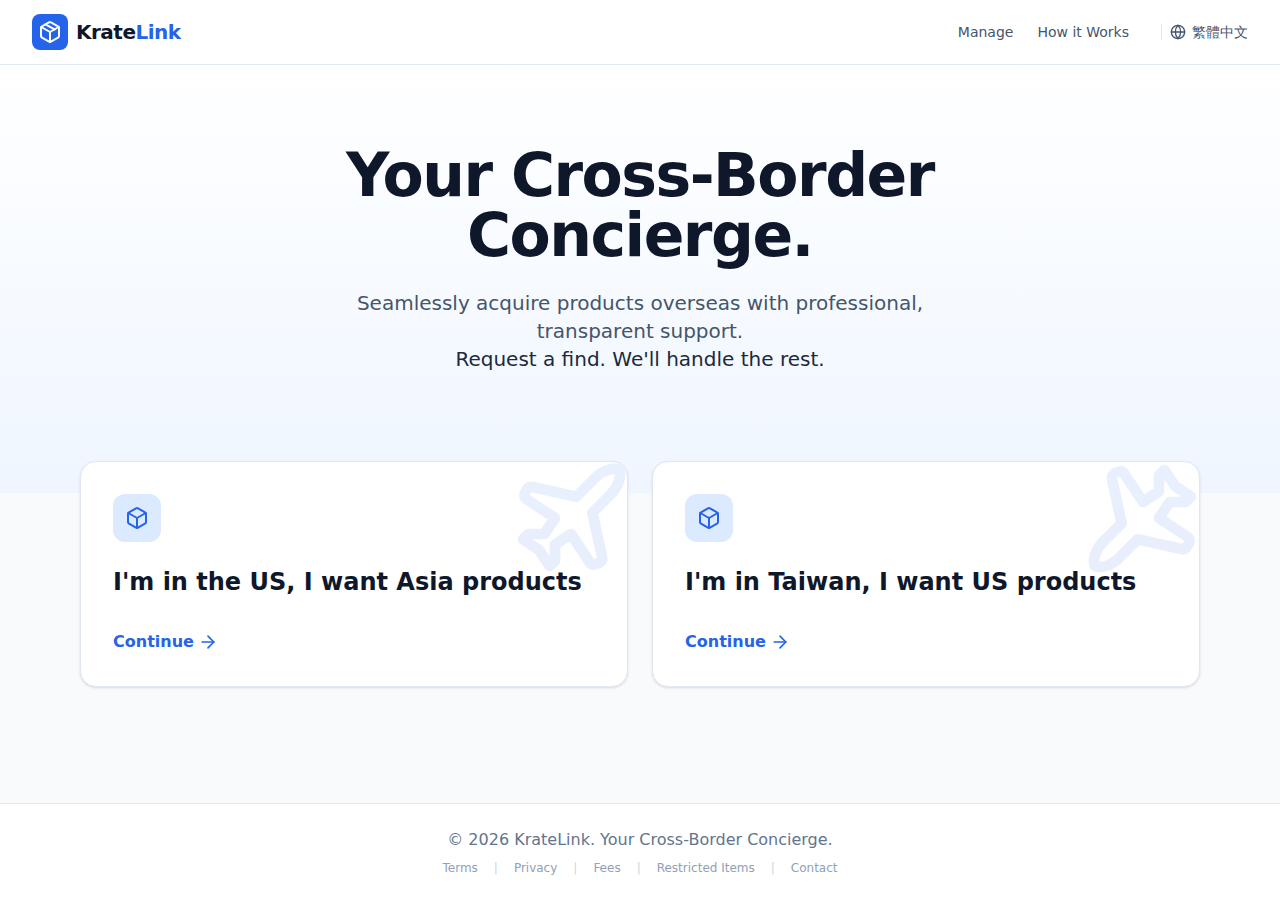
<file: index.html>
<!doctype html>
<html lang="en">

<head>
  <meta charset="UTF-8" />
  <link rel="icon" type="image/svg+xml" href="/vite.svg" />
  <meta name="viewport" content="width=device-width, initial-scale=1.0" />
  <title>KrateLink | Your Cross-Border Concierge</title>
  <!-- Start Single Page Apps for GitHub Pages -->
  <script type="text/javascript">
    (function (l) {
      if (l.search[1] === '/') {
        var decoded = l.search.slice(1).split('&').map(function (s) {
          return s.replace(/~and~/g, '&')
        }).join('?');
        window.history.replaceState(null, null,
          l.pathname.slice(0, -1) + decoded + l.hash
        );
      }
    }(window.location))
  </script>
  <!-- End Single Page Apps for GitHub Pages -->
  <script type="module" crossorigin src="/assets/index-CIsVEzmu.js"></script>
  <link rel="stylesheet" crossorigin href="/assets/index-B7UKVEPT.css">
</head>

<body>
  <div id="root"></div>
</body>

</html>
</file>
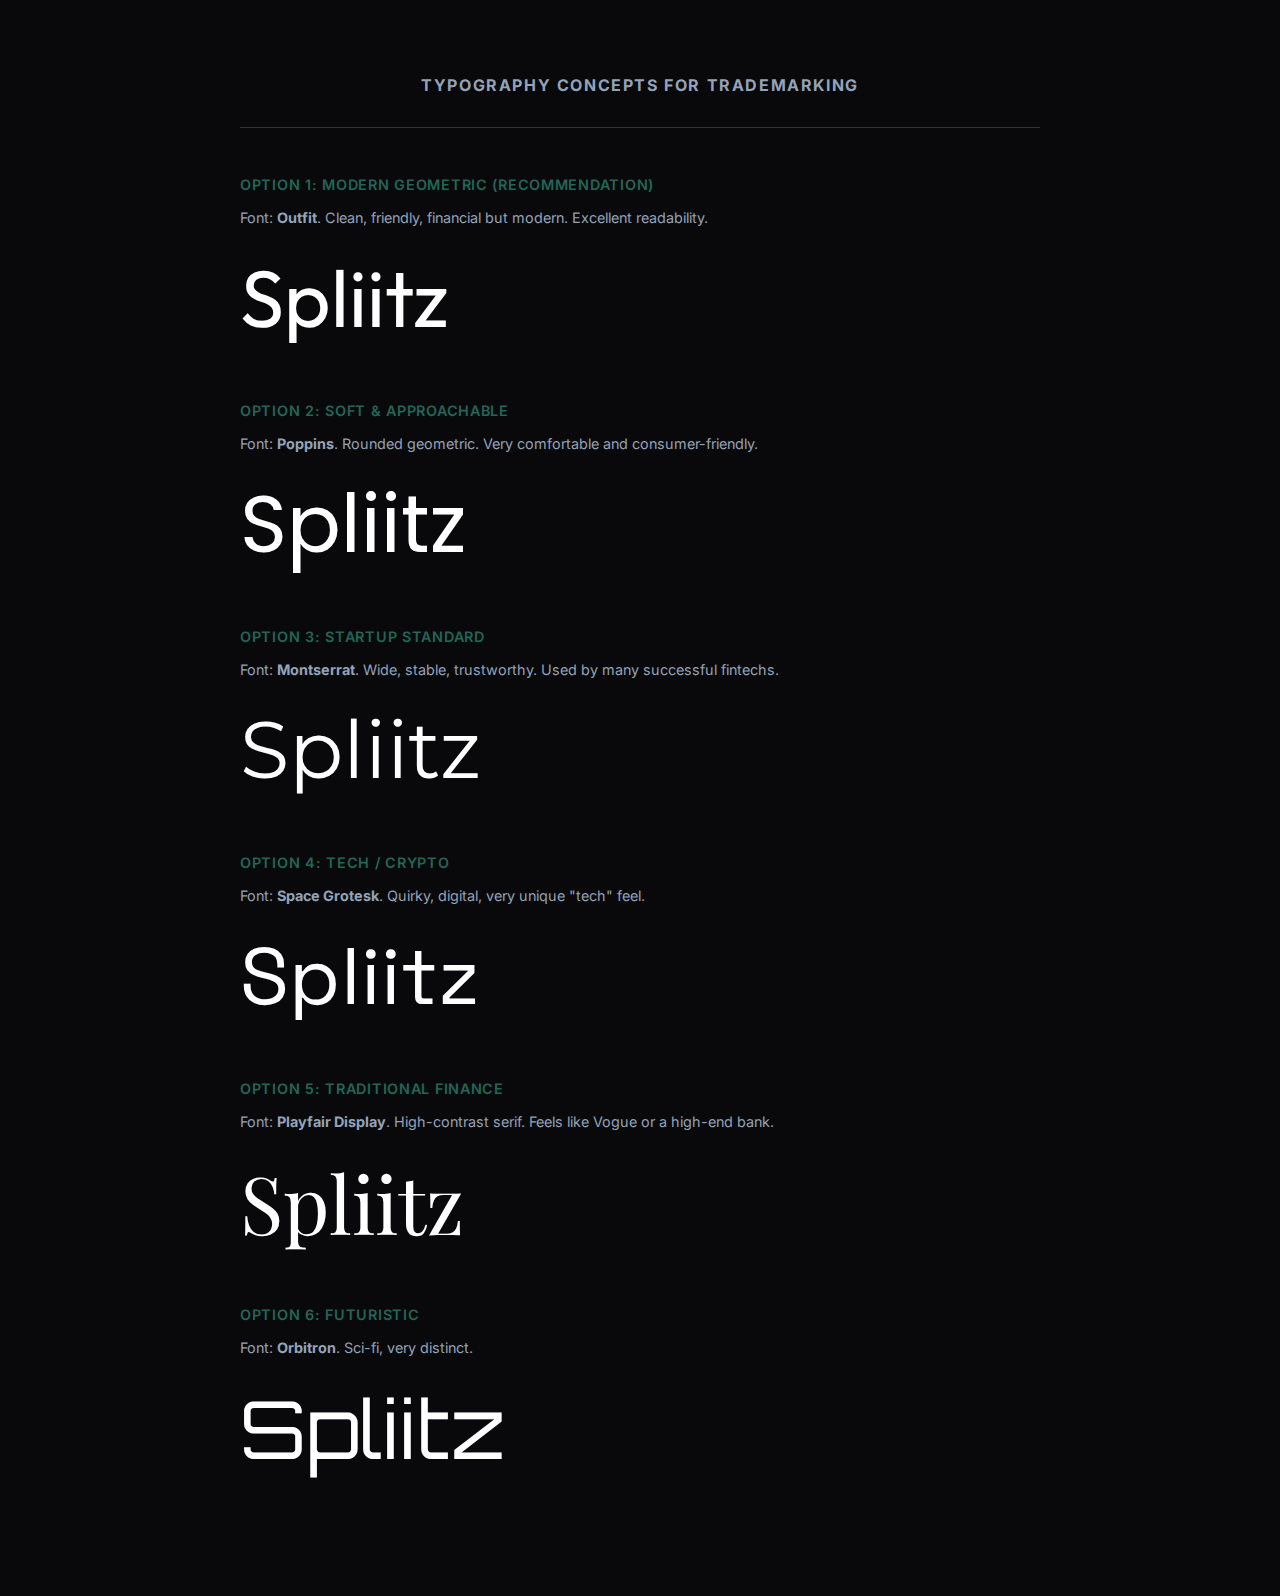
<file: font_concepts.html>
<!DOCTYPE html>
<html lang="en">

<head>
    <meta charset="UTF-8">
    <meta name="viewport" content="width=device-width, initial-scale=1.0">
    <title>Spliitz Typography Concepts</title>
    <!-- Google Fonts Imports -->
    <link rel="preconnect" href="https://fonts.googleapis.com">
    <link rel="preconnect" href="https://fonts.gstatic.com" crossorigin>
    <link
        href="https://fonts.googleapis.com/css2?family=Cinzel:wght@600&family=Inter:wght@400;600&family=Montserrat:wght@600;700&family=Orbitron:wght@600&family=Outfit:wght@600;700&family=Playfair+Display:wght@600&family=Poppins:wght@600;700&family=Space+Grotesk:wght@600&display=swap"
        rel="stylesheet">

    <style>
        :root {
            --bg-color: #09090B;
            --primary-color: #216656;
            --text-color: #ffffff;
            --text-muted: #94A3B8;
        }

        body {
            background-color: var(--bg-color);
            color: var(--text-color);
            font-family: 'Inter', sans-serif;
            margin: 0;
            padding: 4rem 2rem;
            min-height: 100vh;
            display: flex;
            flex-direction: column;
            align-items: center;
        }

        .container {
            max-width: 800px;
            width: 100%;
        }

        h1 {
            color: var(--text-muted);
            font-size: 1rem;
            letter-spacing: 0.1em;
            text-transform: uppercase;
            margin-bottom: 3rem;
            text-align: center;
            border-bottom: 1px solid #333;
            padding-bottom: 2rem;
        }

        .concept-row {
            margin-bottom: 4rem;
            display: grid;
            gap: 1rem;
        }

        .concept-label {
            color: var(--primary-color);
            font-size: 0.9rem;
            letter-spacing: 0.05em;
            text-transform: uppercase;
            font-weight: 600;
        }

        .concept-desc {
            color: var(--text-muted);
            font-size: 0.9rem;
            margin-bottom: 0.5rem;
        }

        .logo-preview {
            font-size: 5rem;
            line-height: 1;
            color: #ffffff;
            margin-top: 0.5rem;
        }

        /* Font Classes */
        .font-outfit {
            font-family: 'Outfit', sans-serif;
        }

        .font-poppins {
            font-family: 'Poppins', sans-serif;
        }

        .font-montserrat {
            font-family: 'Montserrat', sans-serif;
        }

        .font-space {
            font-family: 'Space Grotesk', sans-serif;
        }

        .font-cinzel {
            font-family: 'Cinzel', serif;
        }

        .font-playfair {
            font-family: 'Playfair Display', serif;
        }

        .font-orbitron {
            font-family: 'Orbitron', sans-serif;
        }
    </style>
</head>

<body>

    <div class="container">
        <h1>Typography Concepts for Trademarking</h1>

        <!-- CONCEPT 1 -->
        <div class="concept-row">
            <div class="concept-label">Option 1: Modern Geometric (Recommendation)</div>
            <div class="concept-desc">Font: <strong>Outfit</strong>. Clean, friendly, financial but modern. Excellent
                readability.</div>
            <div class="logo-preview font-outfit">Spliitz</div>
        </div>

        <!-- CONCEPT 2 -->
        <div class="concept-row">
            <div class="concept-label">Option 2: Soft & Approachable</div>
            <div class="concept-desc">Font: <strong>Poppins</strong>. Rounded geometric. Very comfortable and
                consumer-friendly.</div>
            <div class="logo-preview font-poppins">Spliitz</div>
        </div>

        <!-- CONCEPT 3 -->
        <div class="concept-row">
            <div class="concept-label">Option 3: Startup Standard</div>
            <div class="concept-desc">Font: <strong>Montserrat</strong>. Wide, stable, trustworthy. Used by many
                successful fintechs.</div>
            <div class="logo-preview font-montserrat">Spliitz</div>
        </div>

        <!-- CONCEPT 4 -->
        <div class="concept-row">
            <div class="concept-label">Option 4: Tech / Crypto</div>
            <div class="concept-desc">Font: <strong>Space Grotesk</strong>. Quirky, digital, very unique "tech" feel.
            </div>
            <div class="logo-preview font-space">Spliitz</div>
        </div>

        <!-- CONCEPT 5 -->
        <div class="concept-row">
            <div class="concept-label">Option 5: Traditional Finance</div>
            <div class="concept-desc">Font: <strong>Playfair Display</strong>. High-contrast serif. Feels like Vogue or
                a high-end bank.</div>
            <div class="logo-preview font-playfair">Spliitz</div>
        </div>

        <!-- CONCEPT 6 -->
        <div class="concept-row">
            <div class="concept-label">Option 6: Futuristic</div>
            <div class="concept-desc">Font: <strong>Orbitron</strong>. Sci-fi, very distinct.</div>
            <div class="logo-preview font-orbitron">Spliitz</div>
        </div>

    </div>

</body>

</html>
</file>
<file: assets/index-B7UKVEPT.css>
@layer properties{@supports (((-webkit-hyphens:none)) and (not (margin-trim:inline))) or ((-moz-orient:inline) and (not (color:rgb(from red r g b)))){*,:before,:after,::backdrop{--tw-translate-x:0;--tw-translate-y:0;--tw-translate-z:0;--tw-rotate-x:initial;--tw-rotate-y:initial;--tw-rotate-z:initial;--tw-skew-x:initial;--tw-skew-y:initial;--tw-space-y-reverse:0;--tw-space-x-reverse:0;--tw-divide-y-reverse:0;--tw-border-style:solid;--tw-gradient-position:initial;--tw-gradient-from:#0000;--tw-gradient-via:#0000;--tw-gradient-to:#0000;--tw-gradient-stops:initial;--tw-gradient-via-stops:initial;--tw-gradient-from-position:0%;--tw-gradient-via-position:50%;--tw-gradient-to-position:100%;--tw-leading:initial;--tw-font-weight:initial;--tw-tracking:initial;--tw-shadow:0 0 #0000;--tw-shadow-color:initial;--tw-shadow-alpha:100%;--tw-inset-shadow:0 0 #0000;--tw-inset-shadow-color:initial;--tw-inset-shadow-alpha:100%;--tw-ring-color:initial;--tw-ring-shadow:0 0 #0000;--tw-inset-ring-color:initial;--tw-inset-ring-shadow:0 0 #0000;--tw-ring-inset:initial;--tw-ring-offset-width:0px;--tw-ring-offset-color:#fff;--tw-ring-offset-shadow:0 0 #0000;--tw-blur:initial;--tw-brightness:initial;--tw-contrast:initial;--tw-grayscale:initial;--tw-hue-rotate:initial;--tw-invert:initial;--tw-opacity:initial;--tw-saturate:initial;--tw-sepia:initial;--tw-drop-shadow:initial;--tw-drop-shadow-color:initial;--tw-drop-shadow-alpha:100%;--tw-drop-shadow-size:initial;--tw-duration:initial}}}@layer theme{:root,:host{--font-sans:ui-sans-serif, system-ui, sans-serif, "Apple Color Emoji", "Segoe UI Emoji", "Segoe UI Symbol", "Noto Color Emoji";--font-mono:ui-monospace, SFMono-Regular, Menlo, Monaco, Consolas, "Liberation Mono", "Courier New", monospace;--color-red-50:oklch(97.1% .013 17.38);--color-red-100:oklch(93.6% .032 17.717);--color-red-200:oklch(88.5% .062 18.334);--color-red-400:oklch(70.4% .191 22.216);--color-red-500:oklch(63.7% .237 25.331);--color-red-600:oklch(57.7% .245 27.325);--color-red-700:oklch(50.5% .213 27.518);--color-red-800:oklch(44.4% .177 26.899);--color-red-900:oklch(39.6% .141 25.723);--color-amber-50:oklch(98.7% .022 95.277);--color-amber-200:oklch(92.4% .12 95.746);--color-amber-800:oklch(47.3% .137 46.201);--color-amber-900:oklch(41.4% .112 45.904);--color-yellow-50:oklch(98.7% .026 102.212);--color-yellow-100:oklch(97.3% .071 103.193);--color-green-50:oklch(98.2% .018 155.826);--color-green-100:oklch(96.2% .044 156.743);--color-green-200:oklch(92.5% .084 155.995);--color-green-500:oklch(72.3% .219 149.579);--color-green-600:oklch(62.7% .194 149.214);--color-green-700:oklch(52.7% .154 150.069);--color-green-800:oklch(44.8% .119 151.328);--color-green-900:oklch(39.3% .095 152.535);--color-blue-50:oklch(97% .014 254.604);--color-blue-100:oklch(93.2% .032 255.585);--color-blue-200:oklch(88.2% .059 254.128);--color-blue-600:oklch(54.6% .245 262.881);--color-blue-700:oklch(48.8% .243 264.376);--color-blue-800:oklch(42.4% .199 265.638);--color-blue-900:oklch(37.9% .146 265.522);--color-slate-50:oklch(98.4% .003 247.858);--color-slate-100:oklch(96.8% .007 247.896);--color-slate-200:oklch(92.9% .013 255.508);--color-slate-300:oklch(86.9% .022 252.894);--color-slate-400:oklch(70.4% .04 256.788);--color-slate-500:oklch(55.4% .046 257.417);--color-slate-600:oklch(44.6% .043 257.281);--color-slate-700:oklch(37.2% .044 257.287);--color-slate-800:oklch(27.9% .041 260.031);--color-slate-900:oklch(20.8% .042 265.755);--color-white:#fff;--spacing:.25rem;--container-xs:20rem;--container-sm:24rem;--container-md:28rem;--container-lg:32rem;--container-xl:36rem;--container-2xl:42rem;--container-3xl:48rem;--container-4xl:56rem;--container-5xl:64rem;--container-6xl:72rem;--container-7xl:80rem;--text-xs:.75rem;--text-xs--line-height:calc(1 / .75);--text-sm:.875rem;--text-sm--line-height:calc(1.25 / .875);--text-base:1rem;--text-base--line-height: 1.5 ;--text-lg:1.125rem;--text-lg--line-height:calc(1.75 / 1.125);--text-xl:1.25rem;--text-xl--line-height:calc(1.75 / 1.25);--text-2xl:1.5rem;--text-2xl--line-height:calc(2 / 1.5);--text-3xl:1.875rem;--text-3xl--line-height: 1.2 ;--text-4xl:2.25rem;--text-4xl--line-height:calc(2.5 / 2.25);--text-5xl:3rem;--text-5xl--line-height:1;--text-6xl:3.75rem;--text-6xl--line-height:1;--font-weight-medium:500;--font-weight-semibold:600;--font-weight-bold:700;--font-weight-extrabold:800;--tracking-tight:-.025em;--tracking-wide:.025em;--tracking-wider:.05em;--tracking-widest:.1em;--leading-tight:1.25;--leading-snug:1.375;--leading-relaxed:1.625;--radius-md:.375rem;--radius-lg:.5rem;--radius-xl:.75rem;--radius-2xl:1rem;--animate-spin:spin 1s linear infinite;--animate-ping:ping 1s cubic-bezier(0, 0, .2, 1) infinite;--blur-3xl:64px;--default-transition-duration:.15s;--default-transition-timing-function:cubic-bezier(.4, 0, .2, 1);--default-font-family:var(--font-sans);--default-mono-font-family:var(--font-mono);--color-primary-50:#eff6ff;--color-primary-100:#dbeafe;--color-primary-500:#3b82f6;--color-primary-600:#2563eb;--color-primary-900:#1e3a8a}}@layer base{*,:after,:before,::backdrop{box-sizing:border-box;border:0 solid;margin:0;padding:0}::file-selector-button{box-sizing:border-box;border:0 solid;margin:0;padding:0}html,:host{-webkit-text-size-adjust:100%;tab-size:4;line-height:1.5;font-family:var(--default-font-family,ui-sans-serif, system-ui, sans-serif, "Apple Color Emoji", "Segoe UI Emoji", "Segoe UI Symbol", "Noto Color Emoji");font-feature-settings:var(--default-font-feature-settings,normal);font-variation-settings:var(--default-font-variation-settings,normal);-webkit-tap-highlight-color:transparent}hr{height:0;color:inherit;border-top-width:1px}abbr:where([title]){-webkit-text-decoration:underline dotted;text-decoration:underline dotted}h1,h2,h3,h4,h5,h6{font-size:inherit;font-weight:inherit}a{color:inherit;-webkit-text-decoration:inherit;text-decoration:inherit}b,strong{font-weight:bolder}code,kbd,samp,pre{font-family:var(--default-mono-font-family,ui-monospace, SFMono-Regular, Menlo, Monaco, Consolas, "Liberation Mono", "Courier New", monospace);font-feature-settings:var(--default-mono-font-feature-settings,normal);font-variation-settings:var(--default-mono-font-variation-settings,normal);font-size:1em}small{font-size:80%}sub,sup{vertical-align:baseline;font-size:75%;line-height:0;position:relative}sub{bottom:-.25em}sup{top:-.5em}table{text-indent:0;border-color:inherit;border-collapse:collapse}:-moz-focusring{outline:auto}progress{vertical-align:baseline}summary{display:list-item}ol,ul,menu{list-style:none}img,svg,video,canvas,audio,iframe,embed,object{vertical-align:middle;display:block}img,video{max-width:100%;height:auto}button,input,select,optgroup,textarea{font:inherit;font-feature-settings:inherit;font-variation-settings:inherit;letter-spacing:inherit;color:inherit;opacity:1;background-color:#0000;border-radius:0}::file-selector-button{font:inherit;font-feature-settings:inherit;font-variation-settings:inherit;letter-spacing:inherit;color:inherit;opacity:1;background-color:#0000;border-radius:0}:where(select:is([multiple],[size])) optgroup{font-weight:bolder}:where(select:is([multiple],[size])) optgroup option{padding-inline-start:20px}::file-selector-button{margin-inline-end:4px}::placeholder{opacity:1}@supports (not ((-webkit-appearance:-apple-pay-button))) or (contain-intrinsic-size:1px){::placeholder{color:currentColor}@supports (color:color-mix(in lab,red,red)){::placeholder{color:color-mix(in oklab,currentcolor 50%,transparent)}}}textarea{resize:vertical}::-webkit-search-decoration{-webkit-appearance:none}::-webkit-date-and-time-value{min-height:1lh;text-align:inherit}::-webkit-datetime-edit{display:inline-flex}::-webkit-datetime-edit-fields-wrapper{padding:0}::-webkit-datetime-edit{padding-block:0}::-webkit-datetime-edit-year-field{padding-block:0}::-webkit-datetime-edit-month-field{padding-block:0}::-webkit-datetime-edit-day-field{padding-block:0}::-webkit-datetime-edit-hour-field{padding-block:0}::-webkit-datetime-edit-minute-field{padding-block:0}::-webkit-datetime-edit-second-field{padding-block:0}::-webkit-datetime-edit-millisecond-field{padding-block:0}::-webkit-datetime-edit-meridiem-field{padding-block:0}::-webkit-calendar-picker-indicator{line-height:1}:-moz-ui-invalid{box-shadow:none}button,input:where([type=button],[type=reset],[type=submit]){appearance:button}::file-selector-button{appearance:button}::-webkit-inner-spin-button{height:auto}::-webkit-outer-spin-button{height:auto}[hidden]:where(:not([hidden=until-found])){display:none!important}body{background-color:var(--color-slate-50);font-family:var(--font-sans);color:var(--color-slate-900);-webkit-font-smoothing:antialiased;-moz-osx-font-smoothing:grayscale}}@layer components;@layer utilities{.visible{visibility:visible}.absolute{position:absolute}.relative{position:relative}.sticky{position:sticky}.inset-0{inset:calc(var(--spacing) * 0)}.end{inset-inline-end:var(--spacing)}.top-0{top:calc(var(--spacing) * 0)}.top-1\/2{top:50%}.top-\[44px\]{top:44px}.right-0{right:calc(var(--spacing) * 0)}.right-\[10\%\]{right:10%}.left-0{left:calc(var(--spacing) * 0)}.left-3{left:calc(var(--spacing) * 3)}.left-\[10\%\]{left:10%}.z-0{z-index:0}.z-10{z-index:10}.z-50{z-index:50}.col-span-2{grid-column:span 2/span 2}.m-0{margin:calc(var(--spacing) * 0)}.mx-2{margin-inline:calc(var(--spacing) * 2)}.mx-auto{margin-inline:auto}.my-2{margin-block:calc(var(--spacing) * 2)}.-mt-8{margin-top:calc(var(--spacing) * -8)}.-mt-32{margin-top:calc(var(--spacing) * -32)}.mt-0\.5{margin-top:calc(var(--spacing) * .5)}.mt-1{margin-top:calc(var(--spacing) * 1)}.mt-2{margin-top:calc(var(--spacing) * 2)}.mt-3{margin-top:calc(var(--spacing) * 3)}.mt-4{margin-top:calc(var(--spacing) * 4)}.mt-6{margin-top:calc(var(--spacing) * 6)}.mt-8{margin-top:calc(var(--spacing) * 8)}.mt-10{margin-top:calc(var(--spacing) * 10)}.mt-12{margin-top:calc(var(--spacing) * 12)}.mt-auto{margin-top:auto}.-mr-32{margin-right:calc(var(--spacing) * -32)}.-mb-px{margin-bottom:-1px}.mb-0\.5{margin-bottom:calc(var(--spacing) * .5)}.mb-1{margin-bottom:calc(var(--spacing) * 1)}.mb-1\.5{margin-bottom:calc(var(--spacing) * 1.5)}.mb-2{margin-bottom:calc(var(--spacing) * 2)}.mb-3{margin-bottom:calc(var(--spacing) * 3)}.mb-4{margin-bottom:calc(var(--spacing) * 4)}.mb-6{margin-bottom:calc(var(--spacing) * 6)}.mb-8{margin-bottom:calc(var(--spacing) * 8)}.mb-10{margin-bottom:calc(var(--spacing) * 10)}.mb-12{margin-bottom:calc(var(--spacing) * 12)}.mb-16{margin-bottom:calc(var(--spacing) * 16)}.-ml-32{margin-left:calc(var(--spacing) * -32)}.ml-1{margin-left:calc(var(--spacing) * 1)}.ml-2{margin-left:calc(var(--spacing) * 2)}.line-clamp-2{-webkit-line-clamp:2;-webkit-box-orient:vertical;display:-webkit-box;overflow:hidden}.block{display:block}.flex{display:flex}.grid{display:grid}.hidden{display:none}.inline-flex{display:inline-flex}.h-0\.5{height:calc(var(--spacing) * .5)}.h-2{height:calc(var(--spacing) * 2)}.h-3{height:calc(var(--spacing) * 3)}.h-3\.5{height:calc(var(--spacing) * 3.5)}.h-4{height:calc(var(--spacing) * 4)}.h-5{height:calc(var(--spacing) * 5)}.h-6{height:calc(var(--spacing) * 6)}.h-8{height:calc(var(--spacing) * 8)}.h-10{height:calc(var(--spacing) * 10)}.h-12{height:calc(var(--spacing) * 12)}.h-14{height:calc(var(--spacing) * 14)}.h-16{height:calc(var(--spacing) * 16)}.h-20{height:calc(var(--spacing) * 20)}.h-24{height:calc(var(--spacing) * 24)}.h-32{height:calc(var(--spacing) * 32)}.h-64{height:calc(var(--spacing) * 64)}.h-\[calc\(100vh-250px\)\]{height:calc(100vh - 250px)}.h-full{height:100%}.h-px{height:1px}.h-screen{height:100vh}.min-h-screen{min-height:100vh}.w-2{width:calc(var(--spacing) * 2)}.w-3{width:calc(var(--spacing) * 3)}.w-3\.5{width:calc(var(--spacing) * 3.5)}.w-4{width:calc(var(--spacing) * 4)}.w-5{width:calc(var(--spacing) * 5)}.w-6{width:calc(var(--spacing) * 6)}.w-8{width:calc(var(--spacing) * 8)}.w-10{width:calc(var(--spacing) * 10)}.w-12{width:calc(var(--spacing) * 12)}.w-14{width:calc(var(--spacing) * 14)}.w-16{width:calc(var(--spacing) * 16)}.w-20{width:calc(var(--spacing) * 20)}.w-24{width:calc(var(--spacing) * 24)}.w-32{width:calc(var(--spacing) * 32)}.w-64{width:calc(var(--spacing) * 64)}.w-80{width:calc(var(--spacing) * 80)}.w-fit{width:fit-content}.w-full{width:100%}.w-px{width:1px}.max-w-2xl{max-width:var(--container-2xl)}.max-w-3xl{max-width:var(--container-3xl)}.max-w-4xl{max-width:var(--container-4xl)}.max-w-5xl{max-width:var(--container-5xl)}.max-w-6xl{max-width:var(--container-6xl)}.max-w-7xl{max-width:var(--container-7xl)}.max-w-\[140px\]{max-width:140px}.max-w-lg{max-width:var(--container-lg)}.max-w-md{max-width:var(--container-md)}.max-w-none{max-width:none}.max-w-sm{max-width:var(--container-sm)}.max-w-xl{max-width:var(--container-xl)}.max-w-xs{max-width:var(--container-xs)}.min-w-0{min-width:calc(var(--spacing) * 0)}.flex-1{flex:1}.flex-shrink-0,.shrink-0{flex-shrink:0}.flex-grow{flex-grow:1}.translate-x-1\/4{--tw-translate-x: 25% ;translate:var(--tw-translate-x) var(--tw-translate-y)}.-translate-y-1\/2{--tw-translate-y: -50% ;translate:var(--tw-translate-x) var(--tw-translate-y)}.-translate-y-1\/4{--tw-translate-y: -25% ;translate:var(--tw-translate-x) var(--tw-translate-y)}.rotate-180{rotate:180deg}.transform{transform:var(--tw-rotate-x,) var(--tw-rotate-y,) var(--tw-rotate-z,) var(--tw-skew-x,) var(--tw-skew-y,)}.animate-ping{animation:var(--animate-ping)}.animate-spin{animation:var(--animate-spin)}.cursor-help{cursor:help}.cursor-pointer{cursor:pointer}.appearance-none{appearance:none}.grid-cols-2{grid-template-columns:repeat(2,minmax(0,1fr))}.grid-cols-3{grid-template-columns:repeat(3,minmax(0,1fr))}.flex-col{flex-direction:column}.flex-wrap{flex-wrap:wrap}.items-center{align-items:center}.items-start{align-items:flex-start}.justify-between{justify-content:space-between}.justify-center{justify-content:center}.justify-end{justify-content:flex-end}.gap-1{gap:calc(var(--spacing) * 1)}.gap-1\.5{gap:calc(var(--spacing) * 1.5)}.gap-2{gap:calc(var(--spacing) * 2)}.gap-3{gap:calc(var(--spacing) * 3)}.gap-4{gap:calc(var(--spacing) * 4)}.gap-5{gap:calc(var(--spacing) * 5)}.gap-6{gap:calc(var(--spacing) * 6)}.gap-8{gap:calc(var(--spacing) * 8)}:where(.space-y-1>:not(:last-child)){--tw-space-y-reverse:0;margin-block-start:calc(calc(var(--spacing) * 1) * var(--tw-space-y-reverse));margin-block-end:calc(calc(var(--spacing) * 1) * calc(1 - var(--tw-space-y-reverse)))}:where(.space-y-1\.5>:not(:last-child)){--tw-space-y-reverse:0;margin-block-start:calc(calc(var(--spacing) * 1.5) * var(--tw-space-y-reverse));margin-block-end:calc(calc(var(--spacing) * 1.5) * calc(1 - var(--tw-space-y-reverse)))}:where(.space-y-2>:not(:last-child)){--tw-space-y-reverse:0;margin-block-start:calc(calc(var(--spacing) * 2) * var(--tw-space-y-reverse));margin-block-end:calc(calc(var(--spacing) * 2) * calc(1 - var(--tw-space-y-reverse)))}:where(.space-y-3>:not(:last-child)){--tw-space-y-reverse:0;margin-block-start:calc(calc(var(--spacing) * 3) * var(--tw-space-y-reverse));margin-block-end:calc(calc(var(--spacing) * 3) * calc(1 - var(--tw-space-y-reverse)))}:where(.space-y-4>:not(:last-child)){--tw-space-y-reverse:0;margin-block-start:calc(calc(var(--spacing) * 4) * var(--tw-space-y-reverse));margin-block-end:calc(calc(var(--spacing) * 4) * calc(1 - var(--tw-space-y-reverse)))}:where(.space-y-5>:not(:last-child)){--tw-space-y-reverse:0;margin-block-start:calc(calc(var(--spacing) * 5) * var(--tw-space-y-reverse));margin-block-end:calc(calc(var(--spacing) * 5) * calc(1 - var(--tw-space-y-reverse)))}:where(.space-y-6>:not(:last-child)){--tw-space-y-reverse:0;margin-block-start:calc(calc(var(--spacing) * 6) * var(--tw-space-y-reverse));margin-block-end:calc(calc(var(--spacing) * 6) * calc(1 - var(--tw-space-y-reverse)))}.gap-x-8{column-gap:calc(var(--spacing) * 8)}:where(.space-x-6>:not(:last-child)){--tw-space-x-reverse:0;margin-inline-start:calc(calc(var(--spacing) * 6) * var(--tw-space-x-reverse));margin-inline-end:calc(calc(var(--spacing) * 6) * calc(1 - var(--tw-space-x-reverse)))}.gap-y-3{row-gap:calc(var(--spacing) * 3)}:where(.divide-y>:not(:last-child)){--tw-divide-y-reverse:0;border-bottom-style:var(--tw-border-style);border-top-style:var(--tw-border-style);border-top-width:calc(1px * var(--tw-divide-y-reverse));border-bottom-width:calc(1px * calc(1 - var(--tw-divide-y-reverse)))}:where(.divide-slate-100>:not(:last-child)){border-color:var(--color-slate-100)}.truncate{text-overflow:ellipsis;white-space:nowrap;overflow:hidden}.overflow-auto{overflow:auto}.overflow-hidden{overflow:hidden}.overflow-x-auto{overflow-x:auto}.overflow-y-auto{overflow-y:auto}.overflow-y-hidden{overflow-y:hidden}.rounded{border-radius:.25rem}.rounded-2xl{border-radius:var(--radius-2xl)}.rounded-full{border-radius:3.40282e38px}.rounded-lg{border-radius:var(--radius-lg)}.rounded-md{border-radius:var(--radius-md)}.rounded-xl{border-radius:var(--radius-xl)}.rounded-t-lg{border-top-left-radius:var(--radius-lg);border-top-right-radius:var(--radius-lg)}.border{border-style:var(--tw-border-style);border-width:1px}.border-2{border-style:var(--tw-border-style);border-width:2px}.border-4{border-style:var(--tw-border-style);border-width:4px}.border-y{border-block-style:var(--tw-border-style);border-block-width:1px}.border-t{border-top-style:var(--tw-border-style);border-top-width:1px}.border-r{border-right-style:var(--tw-border-style);border-right-width:1px}.border-b{border-bottom-style:var(--tw-border-style);border-bottom-width:1px}.border-b-2{border-bottom-style:var(--tw-border-style);border-bottom-width:2px}.border-dashed{--tw-border-style:dashed;border-style:dashed}.border-amber-200{border-color:var(--color-amber-200)}.border-blue-200{border-color:var(--color-blue-200)}.border-green-200{border-color:var(--color-green-200)}.border-primary-50{border-color:var(--color-primary-50)}.border-primary-100{border-color:var(--color-primary-100)}.border-primary-100\/50{border-color:#dbeafe80}@supports (color:color-mix(in lab,red,red)){.border-primary-100\/50{border-color:color-mix(in oklab,var(--color-primary-100) 50%,transparent)}}.border-primary-600{border-color:var(--color-primary-600)}.border-primary-900{border-color:var(--color-primary-900)}.border-red-100{border-color:var(--color-red-100)}.border-red-200{border-color:var(--color-red-200)}.border-slate-100{border-color:var(--color-slate-100)}.border-slate-200{border-color:var(--color-slate-200)}.border-slate-300{border-color:var(--color-slate-300)}.border-transparent{border-color:#0000}.border-white{border-color:var(--color-white)}.border-yellow-100{border-color:var(--color-yellow-100)}.bg-amber-50{background-color:var(--color-amber-50)}.bg-blue-50{background-color:var(--color-blue-50)}.bg-blue-100{background-color:var(--color-blue-100)}.bg-green-50{background-color:var(--color-green-50)}.bg-green-100{background-color:var(--color-green-100)}.bg-green-500{background-color:var(--color-green-500)}.bg-primary-50{background-color:var(--color-primary-50)}.bg-primary-100{background-color:var(--color-primary-100)}.bg-primary-600{background-color:var(--color-primary-600)}.bg-red-50{background-color:var(--color-red-50)}.bg-red-100{background-color:var(--color-red-100)}.bg-red-400{background-color:var(--color-red-400)}.bg-red-500{background-color:var(--color-red-500)}.bg-red-700{background-color:var(--color-red-700)}.bg-slate-50{background-color:var(--color-slate-50)}.bg-slate-50\/50{background-color:#f8fafc80}@supports (color:color-mix(in lab,red,red)){.bg-slate-50\/50{background-color:color-mix(in oklab,var(--color-slate-50) 50%,transparent)}}.bg-slate-100{background-color:var(--color-slate-100)}.bg-slate-200{background-color:var(--color-slate-200)}.bg-slate-600{background-color:var(--color-slate-600)}.bg-slate-900{background-color:var(--color-slate-900)}.bg-white{background-color:var(--color-white)}.bg-yellow-50{background-color:var(--color-yellow-50)}.bg-gradient-to-b{--tw-gradient-position:to bottom in oklab;background-image:linear-gradient(var(--tw-gradient-stops))}.from-white{--tw-gradient-from:var(--color-white);--tw-gradient-stops:var(--tw-gradient-via-stops,var(--tw-gradient-position), var(--tw-gradient-from) var(--tw-gradient-from-position), var(--tw-gradient-to) var(--tw-gradient-to-position))}.to-primary-50{--tw-gradient-to:var(--color-primary-50);--tw-gradient-stops:var(--tw-gradient-via-stops,var(--tw-gradient-position), var(--tw-gradient-from) var(--tw-gradient-from-position), var(--tw-gradient-to) var(--tw-gradient-to-position))}.to-primary-50\/30{--tw-gradient-to:#eff6ff4d}@supports (color:color-mix(in lab,red,red)){.to-primary-50\/30{--tw-gradient-to:color-mix(in oklab, var(--color-primary-50) 30%, transparent)}}.to-primary-50\/30{--tw-gradient-stops:var(--tw-gradient-via-stops,var(--tw-gradient-position), var(--tw-gradient-from) var(--tw-gradient-from-position), var(--tw-gradient-to) var(--tw-gradient-to-position))}.p-1{padding:calc(var(--spacing) * 1)}.p-1\.5{padding:calc(var(--spacing) * 1.5)}.p-2{padding:calc(var(--spacing) * 2)}.p-2\.5{padding:calc(var(--spacing) * 2.5)}.p-3{padding:calc(var(--spacing) * 3)}.p-4{padding:calc(var(--spacing) * 4)}.p-5{padding:calc(var(--spacing) * 5)}.p-6{padding:calc(var(--spacing) * 6)}.p-8{padding:calc(var(--spacing) * 8)}.p-12{padding:calc(var(--spacing) * 12)}.px-1\.5{padding-inline:calc(var(--spacing) * 1.5)}.px-2{padding-inline:calc(var(--spacing) * 2)}.px-3{padding-inline:calc(var(--spacing) * 3)}.px-4{padding-inline:calc(var(--spacing) * 4)}.px-5{padding-inline:calc(var(--spacing) * 5)}.px-6{padding-inline:calc(var(--spacing) * 6)}.px-8{padding-inline:calc(var(--spacing) * 8)}.py-0\.5{padding-block:calc(var(--spacing) * .5)}.py-1{padding-block:calc(var(--spacing) * 1)}.py-1\.5{padding-block:calc(var(--spacing) * 1.5)}.py-2{padding-block:calc(var(--spacing) * 2)}.py-2\.5{padding-block:calc(var(--spacing) * 2.5)}.py-3{padding-block:calc(var(--spacing) * 3)}.py-3\.5{padding-block:calc(var(--spacing) * 3.5)}.py-4{padding-block:calc(var(--spacing) * 4)}.py-5{padding-block:calc(var(--spacing) * 5)}.py-6{padding-block:calc(var(--spacing) * 6)}.py-8{padding-block:calc(var(--spacing) * 8)}.py-12{padding-block:calc(var(--spacing) * 12)}.py-16{padding-block:calc(var(--spacing) * 16)}.py-20{padding-block:calc(var(--spacing) * 20)}.pt-2{padding-top:calc(var(--spacing) * 2)}.pt-4{padding-top:calc(var(--spacing) * 4)}.pr-4{padding-right:calc(var(--spacing) * 4)}.pb-3{padding-bottom:calc(var(--spacing) * 3)}.pb-4{padding-bottom:calc(var(--spacing) * 4)}.pb-20{padding-bottom:calc(var(--spacing) * 20)}.pl-9{padding-left:calc(var(--spacing) * 9)}.text-center{text-align:center}.text-left{text-align:left}.text-right{text-align:right}.font-mono{font-family:var(--font-mono)}.text-2xl{font-size:var(--text-2xl);line-height:var(--tw-leading,var(--text-2xl--line-height))}.text-3xl{font-size:var(--text-3xl);line-height:var(--tw-leading,var(--text-3xl--line-height))}.text-4xl{font-size:var(--text-4xl);line-height:var(--tw-leading,var(--text-4xl--line-height))}.text-base{font-size:var(--text-base);line-height:var(--tw-leading,var(--text-base--line-height))}.text-lg{font-size:var(--text-lg);line-height:var(--tw-leading,var(--text-lg--line-height))}.text-sm{font-size:var(--text-sm);line-height:var(--tw-leading,var(--text-sm--line-height))}.text-xl{font-size:var(--text-xl);line-height:var(--tw-leading,var(--text-xl--line-height))}.text-xs{font-size:var(--text-xs);line-height:var(--tw-leading,var(--text-xs--line-height))}.text-\[10px\]{font-size:10px}.leading-relaxed{--tw-leading:var(--leading-relaxed);line-height:var(--leading-relaxed)}.leading-snug{--tw-leading:var(--leading-snug);line-height:var(--leading-snug)}.leading-tight{--tw-leading:var(--leading-tight);line-height:var(--leading-tight)}.font-bold{--tw-font-weight:var(--font-weight-bold);font-weight:var(--font-weight-bold)}.font-extrabold{--tw-font-weight:var(--font-weight-extrabold);font-weight:var(--font-weight-extrabold)}.font-medium{--tw-font-weight:var(--font-weight-medium);font-weight:var(--font-weight-medium)}.font-semibold{--tw-font-weight:var(--font-weight-semibold);font-weight:var(--font-weight-semibold)}.tracking-tight{--tw-tracking:var(--tracking-tight);letter-spacing:var(--tracking-tight)}.tracking-wide{--tw-tracking:var(--tracking-wide);letter-spacing:var(--tracking-wide)}.tracking-wider{--tw-tracking:var(--tracking-wider);letter-spacing:var(--tracking-wider)}.tracking-widest{--tw-tracking:var(--tracking-widest);letter-spacing:var(--tracking-widest)}.whitespace-pre-wrap{white-space:pre-wrap}.text-amber-800{color:var(--color-amber-800)}.text-amber-900{color:var(--color-amber-900)}.text-blue-600{color:var(--color-blue-600)}.text-blue-700{color:var(--color-blue-700)}.text-blue-800{color:var(--color-blue-800)}.text-blue-900{color:var(--color-blue-900)}.text-green-500{color:var(--color-green-500)}.text-green-700{color:var(--color-green-700)}.text-green-800{color:var(--color-green-800)}.text-green-900{color:var(--color-green-900)}.text-primary-600{color:var(--color-primary-600)}.text-red-400{color:var(--color-red-400)}.text-red-500{color:var(--color-red-500)}.text-red-600{color:var(--color-red-600)}.text-red-700{color:var(--color-red-700)}.text-red-800{color:var(--color-red-800)}.text-red-900{color:var(--color-red-900)}.text-slate-200{color:var(--color-slate-200)}.text-slate-300{color:var(--color-slate-300)}.text-slate-400{color:var(--color-slate-400)}.text-slate-500{color:var(--color-slate-500)}.text-slate-600{color:var(--color-slate-600)}.text-slate-700{color:var(--color-slate-700)}.text-slate-800{color:var(--color-slate-800)}.text-slate-900{color:var(--color-slate-900)}.text-white{color:var(--color-white)}.uppercase{text-transform:uppercase}.italic{font-style:italic}.line-through{text-decoration-line:line-through}.underline{text-decoration-line:underline}.accent-green-600{accent-color:var(--color-green-600)}.opacity-10{opacity:.1}.opacity-20{opacity:.2}.opacity-50{opacity:.5}.shadow-lg{--tw-shadow:0 10px 15px -3px var(--tw-shadow-color,#0000001a), 0 4px 6px -4px var(--tw-shadow-color,#0000001a);box-shadow:var(--tw-inset-shadow),var(--tw-inset-ring-shadow),var(--tw-ring-offset-shadow),var(--tw-ring-shadow),var(--tw-shadow)}.shadow-md{--tw-shadow:0 4px 6px -1px var(--tw-shadow-color,#0000001a), 0 2px 4px -2px var(--tw-shadow-color,#0000001a);box-shadow:var(--tw-inset-shadow),var(--tw-inset-ring-shadow),var(--tw-ring-offset-shadow),var(--tw-ring-shadow),var(--tw-shadow)}.shadow-sm{--tw-shadow:0 1px 3px 0 var(--tw-shadow-color,#0000001a), 0 1px 2px -1px var(--tw-shadow-color,#0000001a);box-shadow:var(--tw-inset-shadow),var(--tw-inset-ring-shadow),var(--tw-ring-offset-shadow),var(--tw-ring-shadow),var(--tw-shadow)}.ring-1{--tw-ring-shadow:var(--tw-ring-inset,) 0 0 0 calc(1px + var(--tw-ring-offset-width)) var(--tw-ring-color,currentcolor);box-shadow:var(--tw-inset-shadow),var(--tw-inset-ring-shadow),var(--tw-ring-offset-shadow),var(--tw-ring-shadow),var(--tw-shadow)}.ring-4{--tw-ring-shadow:var(--tw-ring-inset,) 0 0 0 calc(4px + var(--tw-ring-offset-width)) var(--tw-ring-color,currentcolor);box-shadow:var(--tw-inset-shadow),var(--tw-inset-ring-shadow),var(--tw-ring-offset-shadow),var(--tw-ring-shadow),var(--tw-shadow)}.shadow-primary-900\/5{--tw-shadow-color:#1e3a8a0d}@supports (color:color-mix(in lab,red,red)){.shadow-primary-900\/5{--tw-shadow-color:color-mix(in oklab, color-mix(in oklab, var(--color-primary-900) 5%, transparent) var(--tw-shadow-alpha), transparent)}}.ring-primary-100{--tw-ring-color:var(--color-primary-100)}.blur-3xl{--tw-blur:blur(var(--blur-3xl));filter:var(--tw-blur,) var(--tw-brightness,) var(--tw-contrast,) var(--tw-grayscale,) var(--tw-hue-rotate,) var(--tw-invert,) var(--tw-saturate,) var(--tw-sepia,) var(--tw-drop-shadow,)}.transition-all{transition-property:all;transition-timing-function:var(--tw-ease,var(--default-transition-timing-function));transition-duration:var(--tw-duration,var(--default-transition-duration))}.transition-colors{transition-property:color,background-color,border-color,outline-color,text-decoration-color,fill,stroke,--tw-gradient-from,--tw-gradient-via,--tw-gradient-to;transition-timing-function:var(--tw-ease,var(--default-transition-timing-function));transition-duration:var(--tw-duration,var(--default-transition-duration))}.transition-opacity{transition-property:opacity;transition-timing-function:var(--tw-ease,var(--default-transition-timing-function));transition-duration:var(--tw-duration,var(--default-transition-duration))}.duration-300{--tw-duration:.3s;transition-duration:.3s}.duration-500{--tw-duration:.5s;transition-duration:.5s}.duration-700{--tw-duration:.7s;transition-duration:.7s}@media(hover:hover){.group-hover\:gap-2:is(:where(.group):hover *){gap:calc(var(--spacing) * 2)}.group-hover\:bg-primary-600:is(:where(.group):hover *){background-color:var(--color-primary-600)}.group-hover\:bg-slate-700:is(:where(.group):hover *){background-color:var(--color-slate-700)}.group-hover\:text-primary-500:is(:where(.group):hover *){color:var(--color-primary-500)}.group-hover\:text-white:is(:where(.group):hover *){color:var(--color-white)}.group-hover\:opacity-20:is(:where(.group):hover *){opacity:.2}.hover\:-translate-y-1:hover{--tw-translate-y:calc(var(--spacing) * -1);translate:var(--tw-translate-x) var(--tw-translate-y)}.hover\:border-slate-300:hover{border-color:var(--color-slate-300)}.hover\:bg-primary-50:hover{background-color:var(--color-primary-50)}.hover\:bg-red-50:hover{background-color:var(--color-red-50)}.hover\:bg-slate-50:hover{background-color:var(--color-slate-50)}.hover\:bg-slate-800:hover{background-color:var(--color-slate-800)}.hover\:text-primary-600:hover{color:var(--color-primary-600)}.hover\:text-red-500:hover{color:var(--color-red-500)}.hover\:text-slate-600:hover{color:var(--color-slate-600)}.hover\:text-slate-700:hover{color:var(--color-slate-700)}.hover\:text-slate-900:hover{color:var(--color-slate-900)}.hover\:underline:hover{text-decoration-line:underline}.hover\:shadow:hover{--tw-shadow:0 1px 3px 0 var(--tw-shadow-color,#0000001a), 0 1px 2px -1px var(--tw-shadow-color,#0000001a);box-shadow:var(--tw-inset-shadow),var(--tw-inset-ring-shadow),var(--tw-ring-offset-shadow),var(--tw-ring-shadow),var(--tw-shadow)}.hover\:shadow-md:hover{--tw-shadow:0 4px 6px -1px var(--tw-shadow-color,#0000001a), 0 2px 4px -2px var(--tw-shadow-color,#0000001a);box-shadow:var(--tw-inset-shadow),var(--tw-inset-ring-shadow),var(--tw-ring-offset-shadow),var(--tw-ring-shadow),var(--tw-shadow)}.hover\:shadow-primary-500\/25:hover{--tw-shadow-color:#3b82f640}@supports (color:color-mix(in lab,red,red)){.hover\:shadow-primary-500\/25:hover{--tw-shadow-color:color-mix(in oklab, color-mix(in oklab, var(--color-primary-500) 25%, transparent) var(--tw-shadow-alpha), transparent)}}.hover\:shadow-primary-500\/30:hover{--tw-shadow-color:#3b82f64d}@supports (color:color-mix(in lab,red,red)){.hover\:shadow-primary-500\/30:hover{--tw-shadow-color:color-mix(in oklab, color-mix(in oklab, var(--color-primary-500) 30%, transparent) var(--tw-shadow-alpha), transparent)}}}.focus\:border-primary-500:focus{border-color:var(--color-primary-500)}.focus\:ring-2:focus{--tw-ring-shadow:var(--tw-ring-inset,) 0 0 0 calc(2px + var(--tw-ring-offset-width)) var(--tw-ring-color,currentcolor);box-shadow:var(--tw-inset-shadow),var(--tw-inset-ring-shadow),var(--tw-ring-offset-shadow),var(--tw-ring-shadow),var(--tw-shadow)}.focus\:ring-primary-500:focus{--tw-ring-color:var(--color-primary-500)}.focus\:ring-slate-900:focus{--tw-ring-color:var(--color-slate-900)}.focus\:ring-offset-2:focus{--tw-ring-offset-width:2px;--tw-ring-offset-shadow:var(--tw-ring-inset,) 0 0 0 var(--tw-ring-offset-width) var(--tw-ring-offset-color)}.focus\:outline-none:focus{--tw-outline-style:none;outline-style:none}.disabled\:cursor-not-allowed:disabled{cursor:not-allowed}.disabled\:opacity-40:disabled{opacity:.4}.disabled\:opacity-50:disabled{opacity:.5}.disabled\:opacity-70:disabled{opacity:.7}@media(min-width:40rem){.sm\:mx-auto{margin-inline:auto}.sm\:inline{display:inline}.sm\:w-full{width:100%}.sm\:max-w-md{max-width:var(--container-md)}.sm\:rounded-2xl{border-radius:var(--radius-2xl)}.sm\:px-6{padding-inline:calc(var(--spacing) * 6)}.sm\:px-10{padding-inline:calc(var(--spacing) * 10)}.sm\:text-sm{font-size:var(--text-sm);line-height:var(--tw-leading,var(--text-sm--line-height))}}@media(min-width:48rem){.md\:block{display:block}.md\:flex{display:flex}.md\:hidden{display:none}.md\:w-1\/3{width:33.3333%}.md\:grid-cols-2{grid-template-columns:repeat(2,minmax(0,1fr))}.md\:grid-cols-3{grid-template-columns:repeat(3,minmax(0,1fr))}.md\:grid-cols-4{grid-template-columns:repeat(4,minmax(0,1fr))}.md\:flex-row{flex-direction:row}.md\:items-center{align-items:center}.md\:text-right{text-align:right}.md\:text-5xl{font-size:var(--text-5xl);line-height:var(--tw-leading,var(--text-5xl--line-height))}.md\:text-6xl{font-size:var(--text-6xl);line-height:var(--tw-leading,var(--text-6xl--line-height))}.md\:text-xl{font-size:var(--text-xl);line-height:var(--tw-leading,var(--text-xl--line-height))}}@media(min-width:64rem){.lg\:px-8{padding-inline:calc(var(--spacing) * 8)}}}@property --tw-translate-x{syntax:"*";inherits:false;initial-value:0}@property --tw-translate-y{syntax:"*";inherits:false;initial-value:0}@property --tw-translate-z{syntax:"*";inherits:false;initial-value:0}@property --tw-rotate-x{syntax:"*";inherits:false}@property --tw-rotate-y{syntax:"*";inherits:false}@property --tw-rotate-z{syntax:"*";inherits:false}@property --tw-skew-x{syntax:"*";inherits:false}@property --tw-skew-y{syntax:"*";inherits:false}@property --tw-space-y-reverse{syntax:"*";inherits:false;initial-value:0}@property --tw-space-x-reverse{syntax:"*";inherits:false;initial-value:0}@property --tw-divide-y-reverse{syntax:"*";inherits:false;initial-value:0}@property --tw-border-style{syntax:"*";inherits:false;initial-value:solid}@property --tw-gradient-position{syntax:"*";inherits:false}@property --tw-gradient-from{syntax:"<color>";inherits:false;initial-value:#0000}@property --tw-gradient-via{syntax:"<color>";inherits:false;initial-value:#0000}@property --tw-gradient-to{syntax:"<color>";inherits:false;initial-value:#0000}@property --tw-gradient-stops{syntax:"*";inherits:false}@property --tw-gradient-via-stops{syntax:"*";inherits:false}@property --tw-gradient-from-position{syntax:"<length-percentage>";inherits:false;initial-value:0%}@property --tw-gradient-via-position{syntax:"<length-percentage>";inherits:false;initial-value:50%}@property --tw-gradient-to-position{syntax:"<length-percentage>";inherits:false;initial-value:100%}@property --tw-leading{syntax:"*";inherits:false}@property --tw-font-weight{syntax:"*";inherits:false}@property --tw-tracking{syntax:"*";inherits:false}@property --tw-shadow{syntax:"*";inherits:false;initial-value:0 0 #0000}@property --tw-shadow-color{syntax:"*";inherits:false}@property --tw-shadow-alpha{syntax:"<percentage>";inherits:false;initial-value:100%}@property --tw-inset-shadow{syntax:"*";inherits:false;initial-value:0 0 #0000}@property --tw-inset-shadow-color{syntax:"*";inherits:false}@property --tw-inset-shadow-alpha{syntax:"<percentage>";inherits:false;initial-value:100%}@property --tw-ring-color{syntax:"*";inherits:false}@property --tw-ring-shadow{syntax:"*";inherits:false;initial-value:0 0 #0000}@property --tw-inset-ring-color{syntax:"*";inherits:false}@property --tw-inset-ring-shadow{syntax:"*";inherits:false;initial-value:0 0 #0000}@property --tw-ring-inset{syntax:"*";inherits:false}@property --tw-ring-offset-width{syntax:"<length>";inherits:false;initial-value:0}@property --tw-ring-offset-color{syntax:"*";inherits:false;initial-value:#fff}@property --tw-ring-offset-shadow{syntax:"*";inherits:false;initial-value:0 0 #0000}@property --tw-blur{syntax:"*";inherits:false}@property --tw-brightness{syntax:"*";inherits:false}@property --tw-contrast{syntax:"*";inherits:false}@property --tw-grayscale{syntax:"*";inherits:false}@property --tw-hue-rotate{syntax:"*";inherits:false}@property --tw-invert{syntax:"*";inherits:false}@property --tw-opacity{syntax:"*";inherits:false}@property --tw-saturate{syntax:"*";inherits:false}@property --tw-sepia{syntax:"*";inherits:false}@property --tw-drop-shadow{syntax:"*";inherits:false}@property --tw-drop-shadow-color{syntax:"*";inherits:false}@property --tw-drop-shadow-alpha{syntax:"<percentage>";inherits:false;initial-value:100%}@property --tw-drop-shadow-size{syntax:"*";inherits:false}@property --tw-duration{syntax:"*";inherits:false}@keyframes spin{to{transform:rotate(360deg)}}@keyframes ping{75%,to{opacity:0;transform:scale(2)}}
</file>
